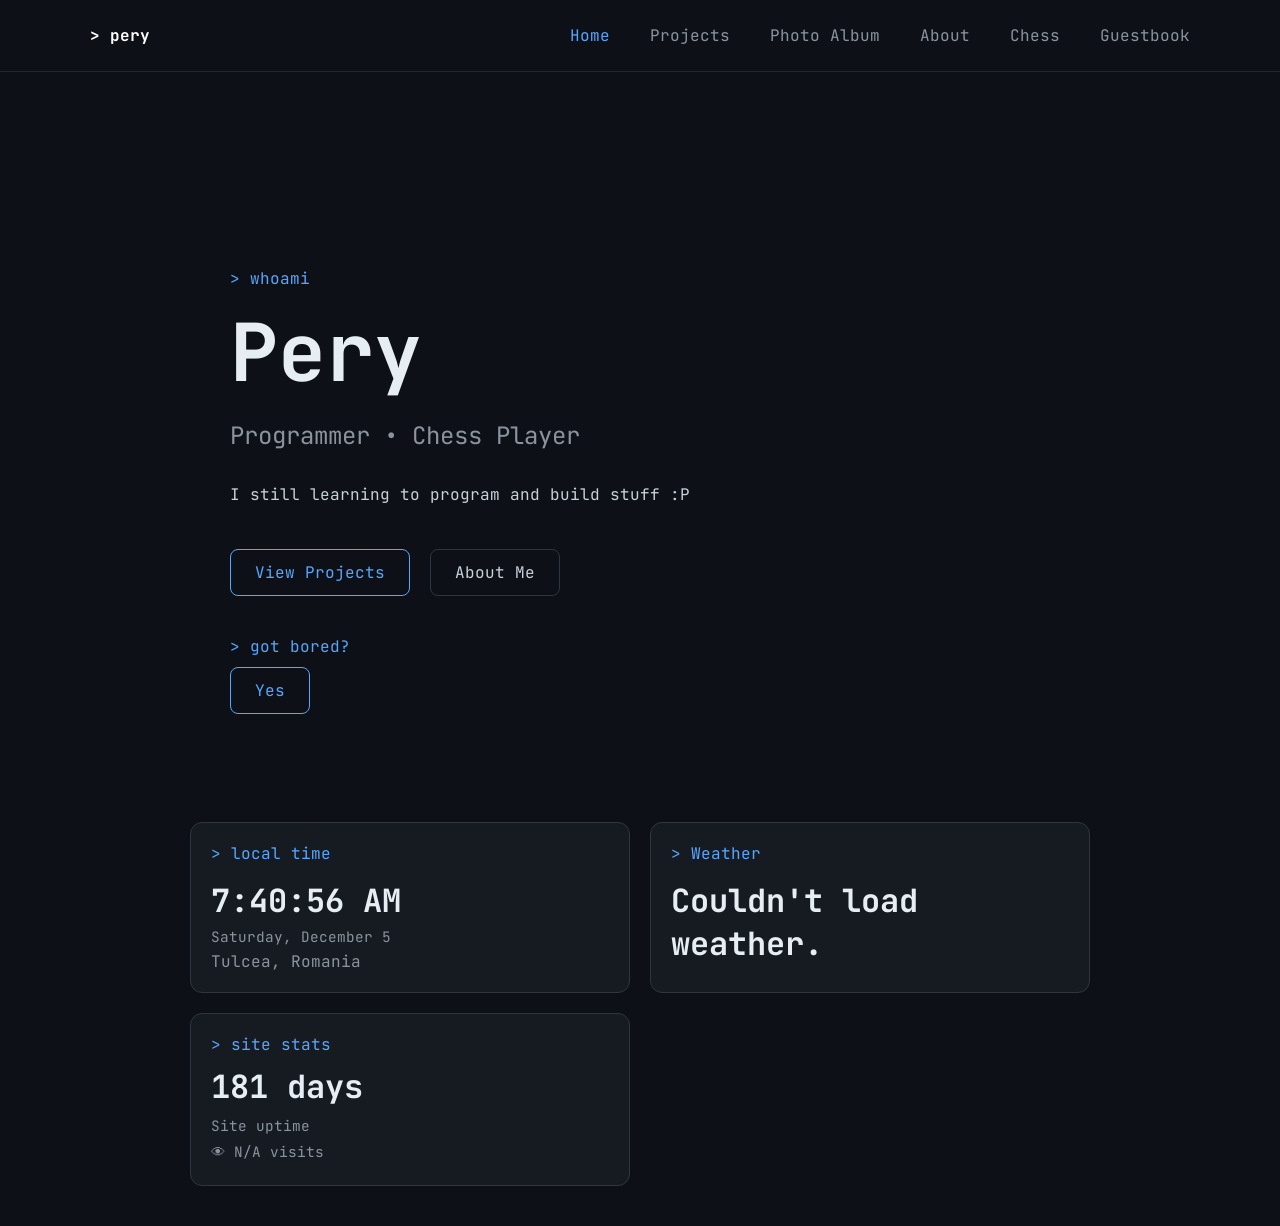
<file: index.html>
<!DOCTYPE html>
<html lang="en">

<head>
    <meta charset="UTF-8">
    <meta name="viewport" content="width=device-width, initial-scale=1.0">

    <title>Pery personal site</title>

    <link rel="stylesheet" href="style.css">

    <link rel="preconnect" href="https://fonts.googleapis.com">
    <link rel="preconnect" href="https://fonts.gstatic.com" crossorigin>
    <link href="https://fonts.googleapis.com/css2?family=JetBrains+Mono:wght@400;600;700&display=swap" rel="stylesheet">
    <link rel="icon" type="image/x-icon" href="favicon.ico">
</head>

<body>

<nav>
    <div class="navbar">

        <a href="index.html" class="logo">
            > pery
        </a>

        <div class="nav-links">
            <a href="index.html" class="active">Home</a>
            <a href="projects.html">Projects</a>
            <a href="photo-album.html">Photo Album</a>
            <a href="about.html">About</a>
            <a href="chess.html">Chess</a>
            <a href="guestbook.html">Guestbook</a>
        </div>

    </div>
</nav>

    <main>

    <section class="hero">

        <div class="hero-content">

            <p class="prompt">&gt; whoami</p>

            <h1>Pery</h1>

            <h2>Programmer • Chess Player</h2>

            <p class="description">
                I still learning to program and build stuff :P
            </p>

            <div class="hero-buttons">
                <a href="projects.html" class="button">
                    View Projects
                </a>

                <a href="about.html" class="button secondary">
                    About Me
                </a>
            </div>

            <div class="random-site">
                <p class="prompt">&gt; got bored?</p>

                <button id="randomSiteButton" class="button">
                    Yes
                </button>

                <p id="randomSiteText"></p>
            </div>

    </section>

    <section class="local-status">
        <div class="status-card">
            <p class="prompt">&gt; local time</p>

            <div id="local-clock">Loading...</div>
            <p>Tulcea, Romania</p>

        </div>

        <div class="status-card">
            <p class="prompt">&gt; Weather</p>
            <div id="weather-info">Loading...</div>

        </div>

          <div class="status-card">
            <p class="prompt">&gt; site stats</p>
            <div id="site-stats">Loading...</div>
        </div>

    </section>


</main>

<script>

function updateClock() {

    const now = new Date();

    const time = now.toLocaleTimeString("en-US", {
        timeZone: "Europe/Bucharest",
        hour: "numeric",
        minute: "2-digit",
        second: "2-digit",
        hour12: true
    });

    const date = now.toLocaleDateString("en-US", {
        timeZone: "Europe/Bucharest",
        weekday: "long",
        month: "long",
        day: "numeric"
    });

    document.getElementById("local-clock").innerHTML = `
        <div>${time}</div>
        <div class="local-date">${date}</div>
    `;

}

updateClock();

setInterval(updateClock, 1000);

</script>

<script>

async function loadWeather() {

    const weather = document.getElementById("weather-info");

    try {

        const response = await fetch(
            "https://api.open-meteo.com/v1/forecast?latitude=45.17&longitude=28.80&current=temperature_2m,relative_humidity_2m,apparent_temperature,weather_code,wind_speed_10m&daily=sunrise,sunset&timezone=Europe%2FBucharest"
        );

        const data = await response.json();

        const temperature = Math.round(data.current.temperature_2m);
        const feelsLike = Math.round(data.current.apparent_temperature);
        const humidity = data.current.relative_humidity_2m;
        const wind = Math.round(data.current.wind_speed_10m);

        const sunrise = new Date(data.daily.sunrise[0]).toLocaleTimeString(
            "en-US",
            {
                timeZone: "Europe/Bucharest",
                hour: "numeric",
                minute: "2-digit",
                hour12: true
            }
        );

        const sunset = new Date(data.daily.sunset[0]).toLocaleTimeString(
            "en-US",
            {
                timeZone: "Europe/Bucharest",
                hour: "numeric",
                minute: "2-digit",
                hour12: true
            }
        );

        const descriptions = {
            0: "Clear sky",
            1: "Mainly clear",
            2: "Partly cloudy",
            3: "Overcast",
            45: "Fog",
            48: "Rime fog",
            51: "Light drizzle",
            53: "Drizzle",
            55: "Heavy drizzle",
            61: "Light rain",
            63: "Rain",
            65: "Heavy rain",
            71: "Light snow",
            73: "Snow",
            75: "Heavy snow",
            80: "Rain showers",
            81: "Rain showers",
            82: "Heavy showers",
            95: "Thunderstorm",
            96: "Thunderstorm",
            99: "Thunderstorm"
        };

        weather.innerHTML = `
            <div class="weather-temperature">
                ${temperature}°C
            </div>

            <div class="weather-description">
                ${descriptions[data.current.weather_code] || "Unknown"}
            </div>

            <div class="weather-details">
                Feels like ${feelsLike}°C<br>
                💧 Humidity ${humidity}%<br>
                💨 Wind ${wind} km/h
            </div>

            <div class="sun-times">
                ↑ ${sunrise}
                &nbsp;&nbsp;
                ↓ ${sunset}
            </div>
        `;

    } catch {

        weather.textContent = "Couldn't load weather.";

    }

}

loadWeather();

</script>

<script>

const randomSites = [
    {
        name: "Neal.fun",
        url: "https://neal.fun/"
    },
    {
        name: "Reaction Test",
        url: "https://davidperyro-stack.github.io/reaction-test/"
    },
    {
        name: "The Useless Web",
        url: "https://theuselessweb.com/"
    },
    {
        name: "Radio Garden",
        url: "https://radio.garden/"
    },
    {
        name: "Window Swap",
        url: "https://www.window-swap.com/"
    },
    {
        name: "A Soft Murmur",
        url: "https://asoftmurmur.com/"
    },
    {
        name: "Pointer Pointer",
        url: "https://pointerpointer.com/"
    },
    {
        name: "Patatap",
        url: "https://patatap.com/"
    }
];

document.getElementById("randomSiteButton").addEventListener("click", () => {

    const site =
        randomSites[Math.floor(Math.random() * randomSites.length)];

    document.getElementById("randomSiteText").textContent =
        `Opening ${site.name}...`;

    setTimeout(() => {
        window.open(site.url, "_blank");
    }, 400);

});

const SITE_LAUNCH_DATE = "2026-06-07";

async function loadSiteStats() {

    const statsEl = document.getElementById("site-stats");

    const launch = new Date(SITE_LAUNCH_DATE);
    const now = new Date();
    const uptimeDays = Math.floor((now - launch) / (1000 * 60 * 60 * 24));

    let visits = "N/A";

    try {

        const res = await fetch(
            "https://abacus.jasoncameron.dev/hit/davidperyro-stack/personal-site"
        );

        const data = await res.json();
        visits = data.value;

    } catch (error) {

    }

    statsEl.innerHTML = `
        <div class="weather-temperature">${uptimeDays} days</div>
        <div class="weather-details">
             Site uptime<br>
            👁 ${visits} visits
        </div>
    `;

}

loadSiteStats();

</script>

</body>

</html>
</file>
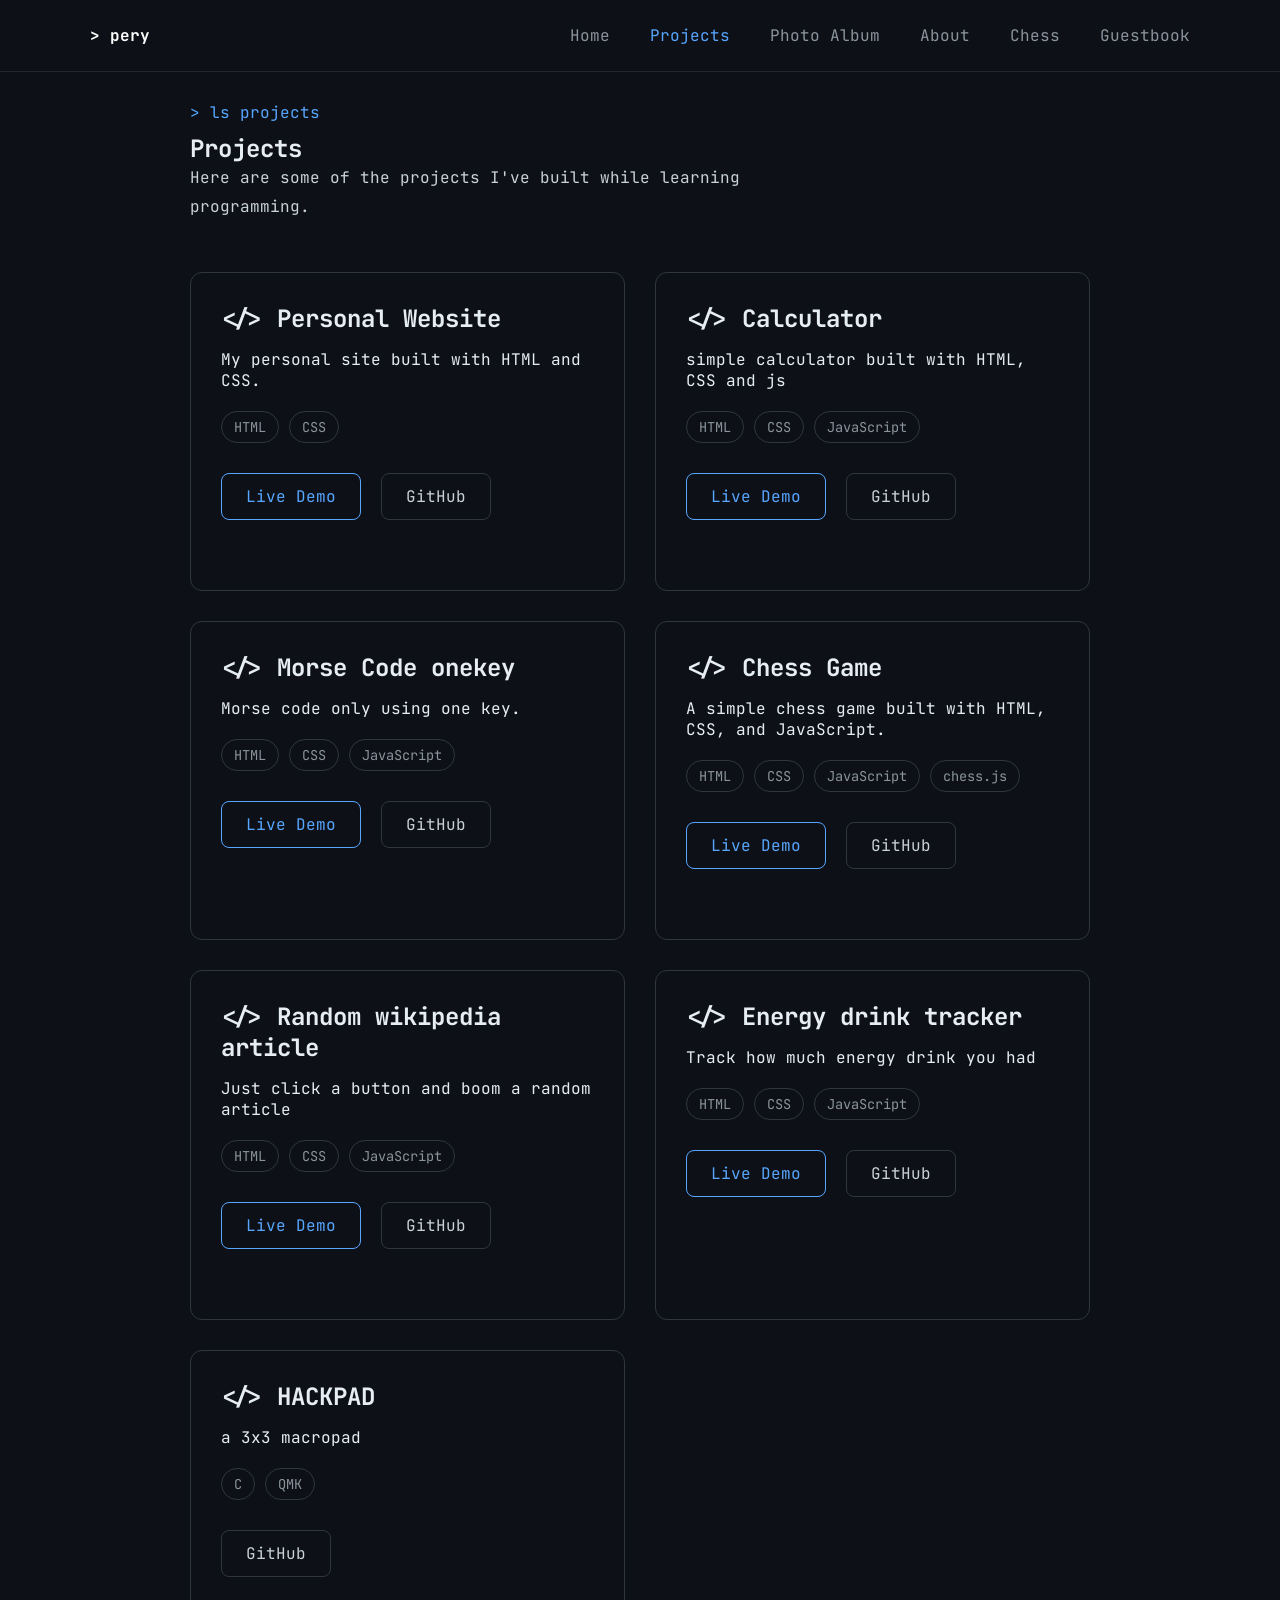
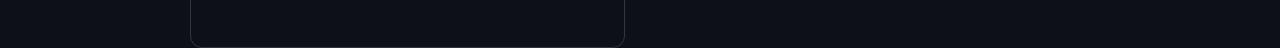
<file: projects.html>
<!DOCTYPE html>
<html lang="en">

<head>
    <meta charset="UTF-8">
    <meta name="viewport" content="width=device-width, initial-scale=1.0">

    <title>Pery`s projects</title>

    <link rel="stylesheet" href="style.css">

    <link rel="preconnect" href="https://fonts.googleapis.com">
    <link rel="preconnect" href="https://fonts.gstatic.com" crossorigin>

    <link href="https://fonts.googleapis.com/css2?family=JetBrains+Mono:wght@400;600;700&display=swap" rel="stylesheet">
</head>

<body>

<nav>
    <div class="navbar">

        <a href="index.html" class="logo">
            > pery
        </a>

        <div class="nav-links">
            <a href="index.html">Home</a>
            <a href="projects.html" class="active">Projects</a>
            <a href="photo-album.html">Photo Album</a>
            <a href="about.html">About</a>
            <a href="chess.html">Chess</a>
            <a href="guestbook.html">Guestbook</a>
        </div>

    </div>
</nav>

    <main>

        <section class="projects-page">

            <p class="prompt">&gt; ls projects</p>

            <h1>Projects</h1>

            <p class="description">
                Here are some of the projects I've built while learning programming.
            </p>

            <div class="projects-grid">

                <div class="project-card">

                    <h3>&lt;/&gt; Personal Website</h3>

                    <p>
                        My personal site built with HTML and CSS.
                    </p>

                    <div class="tech-stack">
                        <span>HTML</span>
                        <span>CSS</span>
                    </div>

                    <div class="hero-buttons">
                        <a href="https://davidperyro-stack.github.io/idontknowanything/" class="button" target="_blank">Live Demo</a>
                        <a href="https://github.com/davidperyro-stack/idontknowanything" class="button secondary" target="_blank">GitHub</a>
                    </div>

                </div>

                <div class="project-card">

                    <h3>&lt;/&gt; Calculator</h3>

                    <p>
                        simple calculator built with HTML, CSS and js
                    </p>

                    <div class="tech-stack">
                        <span>HTML</span>
                        <span>CSS</span>
                        <span>JavaScript</span>
                    </div>

                    <div class="hero-buttons">
                        <a href="https://davidperyro-stack.github.io/calculator/" class="button" target="_blank">Live Demo</a>
                        <a href="https://github.com/davidperyro-stack/calculator" class="button secondary" target="_blank">GitHub</a>
                    </div>

                </div>

                <div class="project-card">

                    <h3>&lt;/&gt; Morse Code onekey</h3>

                    <p>
                        Morse code only using one key.
                    </p>

                    <div class="tech-stack">
                        <span>HTML</span>
                        <span>CSS</span>
                        <span>JavaScript</span>
                    </div>

                    <div class="hero-buttons">
                        <a href="https://davidperyro-stack.github.io/Morse-code/" class="button" target="_blank">Live Demo</a>
                        <a href="https://github.com/davidperyro-stack/Morse-code" class="button secondary" target="_blank">GitHub</a>
                    </div>

                </div>

                <div class="project-card">

                    <h3>&lt;/&gt; Chess Game</h3>

                    <p>
                        A simple chess game built with HTML, CSS, and JavaScript.
                    </p>

                    <div class="tech-stack">
                        <span>HTML</span>
                        <span>CSS</span>
                        <span>JavaScript</span>
                        <span>chess.js</span>
                    </div>

                    <div class="hero-buttons">
                        <a href="https://davidperyro-stack.github.io/chess/" class="button" target="_blank">Live Demo</a>
                        <a href="https://github.com/davidperyro-stack/chess" class="button secondary" target="_blank">GitHub</a>
                    </div>

                </div>

                    <div class="project-card">

                    <h3>&lt;/&gt; Random wikipedia article</h3>

                    <p>
                        Just click a button and boom a random article
                    </p>

                    <div class="tech-stack">
                        <span>HTML</span>
                        <span>CSS</span>
                        <span>JavaScript</span>
                    </div>

                    <div class="hero-buttons">
                        <a href="https://davidperyro-stack.github.io/random-wikipedia-article/" class="button" target="_blank">Live Demo</a>
                        <a href="https://github.com/davidperyro-stack/random-wikipedia-article" class="button secondary" target="_blank">GitHub</a>
                    </div>

                </div>

                                    <div class="project-card">

                    <h3>&lt;/&gt; Energy drink tracker</h3>

                    <p>
                        Track how much energy drink you had
                    </p>

                    <div class="tech-stack">
                        <span>HTML</span>
                        <span>CSS</span>
                        <span>JavaScript</span>
                    </div>

                    <div class="hero-buttons">
                        <a href="https://davidperyro-stack.github.io/energy-drink-tracker/" class="button" target="_blank">Live Demo</a>
                        <a href="https://github.com/davidperyro-stack/energy-drink-tracker" class="button secondary" target="_blank">GitHub</a>
                    </div>

            </div>

                                                <div class="project-card">

                    <h3>&lt;/&gt; HACKPAD</h3>

                    <p>
                        a 3x3 macropad
                    </p>

                    <div class="tech-stack">
                        <span>C</span>
                        <span>QMK</span>
                    </div>

                    <div class="hero-buttons">
                        <a href="https://github.com/davidperyro-stack/HACKPAD" class="button secondary" target="_blank">GitHub</a>
                    </div>

        </section>

    </main>
    
</body>

</html>
</file>
<file: style.css>
* {
    margin: 0;
    padding: 0;
    box-sizing: border-box;
}

body {
    background-color: #0d1117;
    color: #e6edf3;
    font-family: "JetBrains Mono", monospace;
    transition: background-color .3s, color .3s;
}

a{
    color: inherit;
    text-decoration: none;
}

nav {
    padding: 25px 50px;
    border-bottom: 1px solid #21262d;

    position: sticky;
    top: 0;
    z-index: 1000;
}

.navbar {
    max-width: 1100px;
    margin: 0 auto;

    display: flex;
    justify-content: space-between;
    align-items: center;
}

.nav-links {
    display: flex;
    gap: 40px;
}

.navbar a {
    color: #8b949e;
    font-size: 1rem;
    transition: color 0.2s ease;
}

.navbar a:hover  {
    color: #58a6ff;
}

main {
    max-width: 900px;
    margin: 0 auto;
}

.hero {
    min-height: calc(100vh - 80px);
    display: flex;
    justify-content: space-between;
    align-items: center;
    gap: 80px;
    padding: 0 40px;
}

.prompt {
    color: #58a6ff;
    margin-top: 30px;
    margin-bottom: 10px;
}

.hero h1 {
    font-size: clamp(3rem, 8vw, 5rem);
    font-weight: 700;
    margin-bottom: 15px;
}

.hero h2 {
    font-size: 1.5rem;
    font-weight: 400;
    color: #8b949e;
    margin-bottom: 30px;
}

.hero-buttons {
    display: flex;
    gap: 20px;
    margin-bottom: 40px;
}
.button {
    display: inline-block;
    padding: 12px 24px;
    border: 1px solid #58a6ff;
    border-radius: 8px;
    color: #58a6ff;
    transition: all 0.2s ease;
}

.button:hover {
    background-color: #58a6ff;
    color: #0d1117;
}

.secondary {
    border-color: #30363d;
    color: #c9d1d9;
}

.secondary:hover {
    background-color: #30363d;
    color: white;
}

.description {
    max-width: 650px;
    line-height: 1.8;
    color: #c9d1d9;
    margin-bottom: 40px;
}

html {
    scroll-behavior: smooth;
}

.terminal-list {
    list-style: none;
    margin: 20px 0 40px;
}

.terminal-list li {
    margin-bottom: 10px;
    color: #c9d1d9;
}

.projects-grid {
    display: grid;
    grid-template-columns: repeat(2, 1fr);
    gap: 30px;
    margin-top: 50px;
}

.project-card {
    padding: 30px;
    border: 1px solid #30363d;
    border-radius: 12px;
    transition: all .2s ease;
}

.project-card:hover {
    border-color: #58a6ff;
    transform: translateY(-4px);
}

.tech-stack {
    display: flex;
    gap: 10px;
    margin: 20px 0 30px;
    flex-wrap: wrap;
}

.tech-stack span {
    border: 1px solid #30363d;
    border-radius: 999px;
    padding: 6px 12px;
    font-size: 0.85rem;
    color: #8b949e;
}

.project-page {
    padding: 80px 40px;
}

.project-card h3 {
    font-size: 1.5rem;
    margin-bottom: 15px;
}

.logo {
    color: white !important;
    font-weight: 700;
    font-size: 1.2rem;
}

.active {
    color: #58a6ff !important;
}

.hero-content {
    flex: 1;
}

.music-player {
    width: 320px;
    border: 1px solid #30363d;
    border-radius: 12px;
    padding: 25px;
}

.music-player h3 {
    margin: 20px 0;
}

.music-player input {
    width: 100%;
    margin-top: 20px;
}

.about-page {
    display: flex;
    flex-direction: column;
    justify-content: flex-start;
    padding: 80px 40px;
}

.photo-album-page {
    padding: 80px 40px;
}

.photo-grid {
    display: grid;
    grid-template-columns: repeat(2, 1fr);
    gap: 30px;
    margin-top: 50px;
}

.photo-card {
    border: 1px solid #30363d;
    border-radius: 12px;
    overflow: hidden;
    transition: all 0.2s ease;
}

.photo-card:hover {
    transform: translateY(-4px);
    border-color: #58a6ff;
}

.photo-card img {
    width: 100%;
    height: 250px;
    object-fit: cover;
    display: block;
    cursor: pointer;
}

.modal {
    display: none;

    position: fixed;
    inset: 0;

    background: rgba(0,0,0,.9);

    justify-content: center;
    align-items: center;

    z-index: 999;
}

.modal-content {
    background: #161b22;
    border: 1px solid #30363d;
    border-radius: 12px;
    padding: 20px;
    max-width: 90%;
    width: 90%;
    text-align: center;
}

#modalImage {
    width: 100%;
    max-height: 600px;
    object-fit: contain;
    border-radius: 8px;
    margin-bottom: 20px;
}

.close {
    position: absolute;
    top: 30px;
    right: 40px;
    font-size: 3rem;
    color: white;
    cursor: pointer;
}

#modalDescription {
    color: #8b949e;
    line-height: 1.8;
}

.quote-box {
    margin-top: 20px;
    margin-bottom: 50px;
    padding: 25px;
    border-left: 4px solid #58a6ff;
    background: #161b22;
    border-radius: 8px;
}

.quote-section {
    margin-top: 30px;
}

.quote {
    font-style: italic;
    line-height: 1.8;
    color: #c9d1d9;
}

.quote-author {
    margin-top: 15px;
    color: #8b949e;
    text-align: right;
}

.quote-box{
    background:#161b22;
    border-left:3px solid #58a6ff;
    border-radius:10px;
    padding:30px;
    box-shadow:0 0 20px rgba(88,166,255,.08);
}

.quote-box p{
    font-style: italic;
}

.spotify-section{
    margin-top:30px;
}

.spotify-card{
    display:flex;
    align-items:center;
    gap:16px;
    background:#171b22;
    border:1px solid #2b3342;
    border-radius:12px;
    padding: 16px;
    margin-top:10px;
}

.spotify-card img{
    width:72px;
    height:72px;
    border-radius:8px;
}

.spotify-info h3{
    margin:0;
    color:#fff;
}

.spotify-info p{
    margin:8px 0;
    color:#b8c0cc;
}

.spotify-info a{
    color:#3b82f6;
    text-decoration:none;
}

.spotify-info a:hover{
    text-decoration:underline;
}

.about-grid{
    display:grid;
    grid-template-columns:1fr 1fr;
    gap:25px;
    max-width:1100px;
    margin:80px auto;
    padding:0 30px;
}

.panel{
    background:#161b22;
    border:1px solid #30363d;
    border-radius:12px;
    padding:25px;
}

.full{
    grid-column:1 / -1;
}

.panel h1{
    margin-bottom:15px;
}

.panel .prompt{
    margin:0 0 15px;
}

.panel .description{
    margin-bottom:0;
}

.quote-box{
    margin:0;
    padding:0;
    background:none;
    border:none;
    box-shadow:none;
}

.spotify-section{
    margin:0;
}

@media (max-width:900px){

.about-grid{
    grid-template-columns:1fr;
}

.full{
    grid-column:auto;
}

}

.live-grid{
    display:grid;
    grid-template-columns:1fr 1fr;
    gap:16px;
    margin-top:15px;
}

.live-grid .spotify-card{
    margin:0;
    height:100%;
}

@media (max-width:700px){

.live-grid{
    grid-template-columns:1fr;
}

}

.local-status {
    display: grid;
    grid-template-columns: repeat(2, 1fr);
    gap: 20px;
    margin-top: -70px;
    margin-bottom: 40px;
}

.status-card {
    background: #161b22;
    border: 1px solid #30363d;
    border-radius: 12px;
    padding: 20px;
}

.status-card:hover {
    border-color: #58a6ff;
    transform: translateY(-3px);
}

.status-card .prompt {
    margin-top: 0;
}

#local-clock {
    font-size: 2rem;
    font-weight: 700;
    margin: 15px 0 5px;
}

#weather-info {
    font-size: 2rem;
    font-weight: 700;
    margin: 15px 0 5px;
}

.status-card > p:last-child {
    color: #8b949e;
    margin-top: 5px;
}

@media (max-width: 700px) {

    .local-status {
        grid-template-columns: 1fr;
        padding: 0 20px 40px;
    }

}

.weather-description {
    font-size: 1rem;
    font-weight: 400;
    color: #c9d1d9;
    margin-top: 5px;
}

.weather-wind {
    font-size: 0.85rem;
    font-weight: 400;
    color: #8b949e;
    margin-top: 8px;
}

.weather-temperature {
    font-size: 2rem;
    font-weight: 700;
    margin-bottom: 5px;
}

.weather-description {
    font-size: 1rem;
    color: #c9d1d9;
    margin-bottom: 15px;
}

.weather-details {
    font-size: 0.9rem;
    line-height: 1.8;
    color: #8b949e
}

.sun-times {
    margin-top: 15px;
    padding-top: 15px;
    border-top: 1px solid #30363d;
    font-size: 0.85rem;
    color: #c9d1d9
}

.local-date {
    font-size: 0.9rem;
    font-weight: 400;
    color: #8b949e;
    margin-top: 5px
}

.random-site {
    margin-top: 20px;
}

.random-site .button {
    cursor: pointer;
    background: transparent;
    font-family: inherit;
    font-size: 1rem;
}

#randomSiteText {
    margin-top: 12px;
    color: #8b949e;
    font-size: 0.85rem;
}

.chess-profile {
    margin-top: 30px;
}

.chess-profile h2 {
    margin-bottom: 25px;
}

.chess-ratings {
    display: grid;
    grid-template-columns: repeat(3, 1fr);
    gap: 20px;
    margin-top: 20px;
}

.chess-ratings .panel {
    min-height: 150px;
}

.chess-ratings .panel div {
    font-size: 2rem;
    font-weight: 700;
    margin-top: 20px;
}

.chess-profile .button {
    display: inline-block;
}

@media (max-width: 700px) {

    .chess-ratings {
        grid-template-columns: 1fr;
    }

}

.fide-card {
    margin-top: 20px;
}

.guestbook {
    max-width: 700px;
    margin: 60px auto;
    padding: 20px;
}

.guestbook h1 {
    font-size: 32px;
    margin-bottom: 10px;
}

.guestbook p {
    color: #888;
    margin-bottom: 30px;
}

.guest-form {
    display: flex;
    flex-direction: column;
    gap: 15px;
}

.guest-form input,
.guest-form textarea {
    background: #1a1a1a;
    border: 1px solid #333;
    padding: 12px;
    color: white;
    font-family: inherit;
    font-size: 14px;
    border-radius: 5px;
}


.guest-form textarea {
    min-height: 120px;
    resize: vertical;
}

.guest-form button {
    background: white;
    color: #111;
    border: none;
    padding: 12px;
    font-family: inherit;
    font-weight: bold;
    cursor: pointer;
    border-radius: 5px;
}

.guest-form button:hover {
    background: #ccc;
}

#messages {
    margin-top: 50px;
}

.message-card {
    background: #1a1a1a;
    border: 1px solid #333;
    padding: 15px;
    margin-top: 15px;
    border-radius: 5px;
}

.message-card h3 {
    margin-bottom: 8px;
    color: white;
}

.message-card p {
    color: #ccc;
    margin-bottom: 10px;
    overflow-wrap: anywhere;
}

.message-card small {
    color: #777;
    font-size: 12px;
}
</file>
